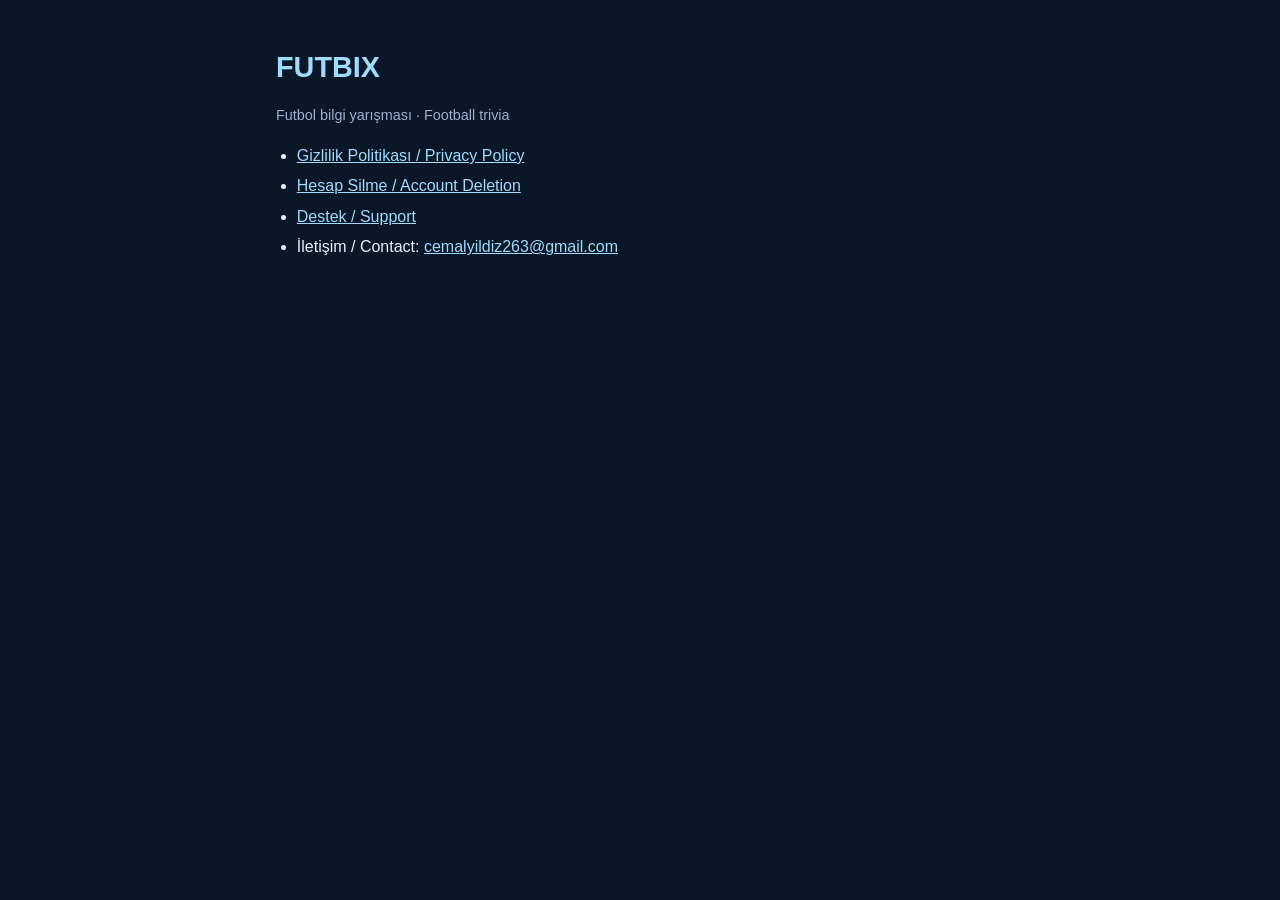
<file: index.html>
<!doctype html>
<html lang="tr">
<head>
<meta charset="utf-8">
<meta name="viewport" content="width=device-width, initial-scale=1">
<title>FUTBIX</title>
<link rel="stylesheet" href="style.css">
</head>
<body>
<main>
<h1>FUTBIX</h1>
<p class="meta">Futbol bilgi yarışması · Football trivia</p>
<ul>
<li><a href="privacy.html">Gizlilik Politikası / Privacy Policy</a></li>
<li><a href="delete-account.html">Hesap Silme / Account Deletion</a></li>
<li><a href="support.html">Destek / Support</a></li>
<li>İletişim / Contact: <a href="mailto:cemalyildiz263@gmail.com">cemalyildiz263@gmail.com</a></li>
</ul>
</main>
</body>
</html>
</file>
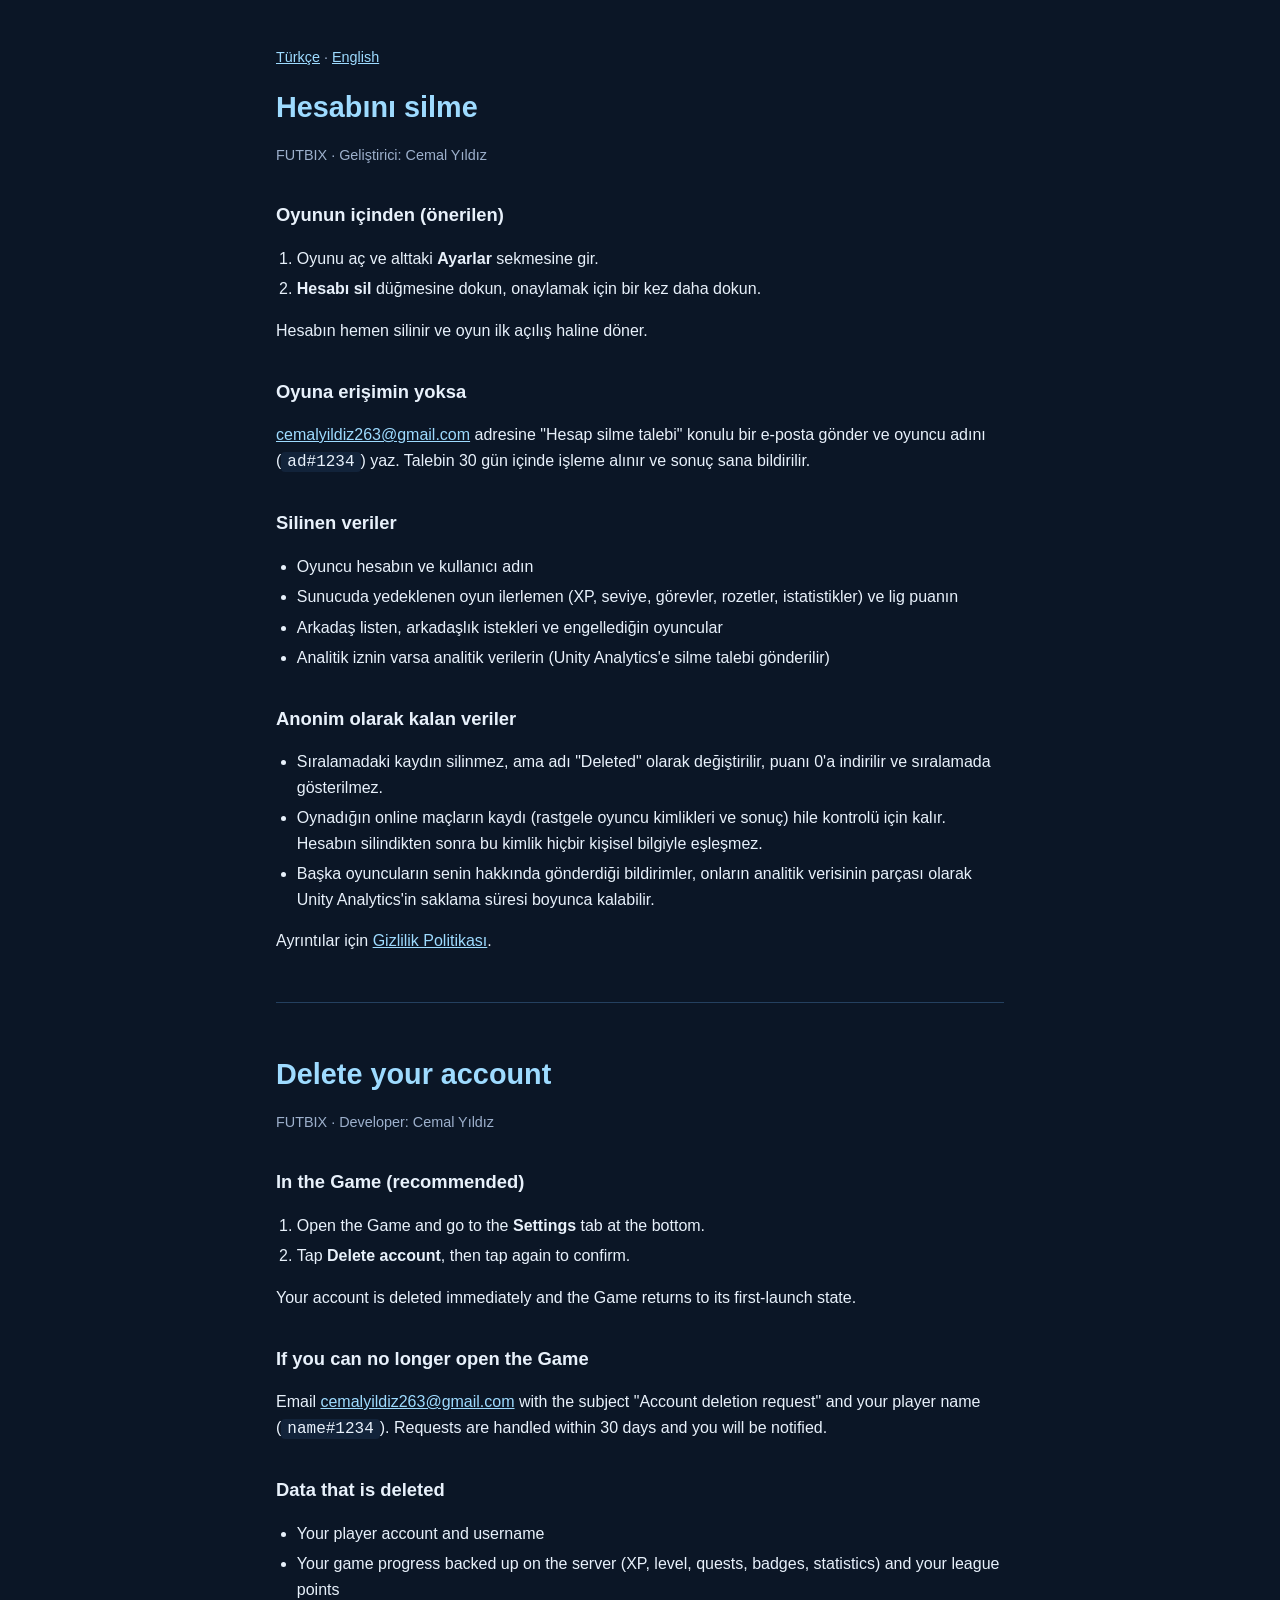
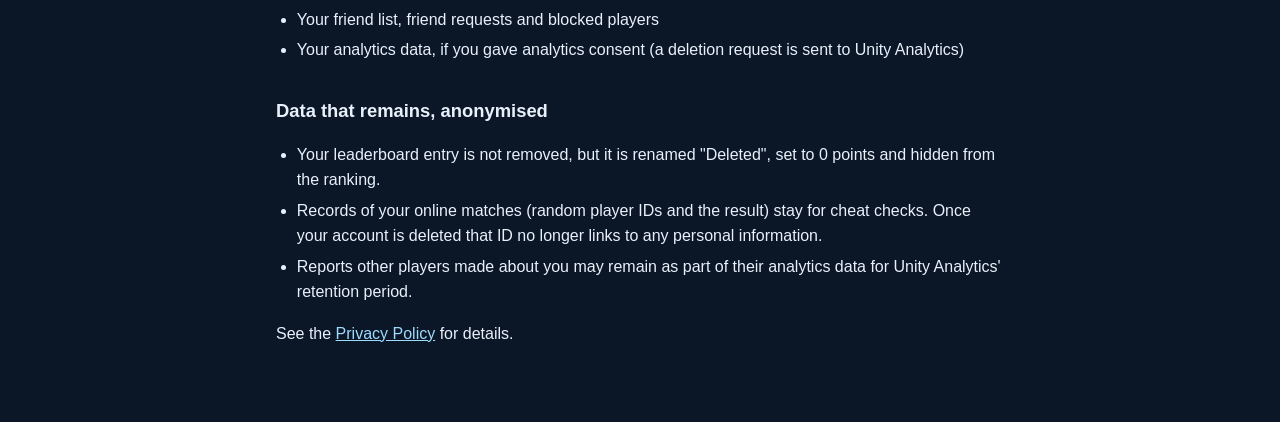
<file: delete-account.html>
<!doctype html>
<html lang="tr">
<head>
<meta charset="utf-8">
<meta name="viewport" content="width=device-width, initial-scale=1">
<title>Hesap Silme / Account Deletion — FUTBIX</title>
<link rel="stylesheet" href="style.css">
</head>
<body>
<main>
<p class="lang"><a href="#tr">Türkçe</a> · <a href="#en">English</a></p>

<section id="tr">
<h1>Hesabını silme</h1>
<p class="meta">FUTBIX · Geliştirici: Cemal Yıldız</p>

<h2>Oyunun içinden (önerilen)</h2>
<ol>
<li>Oyunu aç ve alttaki <strong>Ayarlar</strong> sekmesine gir.</li>
<li><strong>Hesabı sil</strong> düğmesine dokun, onaylamak için bir kez daha dokun.</li>
</ol>
<p>Hesabın hemen silinir ve oyun ilk açılış haline döner.</p>

<h2>Oyuna erişimin yoksa</h2>
<p><a href="mailto:cemalyildiz263@gmail.com?subject=Hesap%20silme%20talebi">cemalyildiz263@gmail.com</a> adresine "Hesap silme talebi" konulu bir e-posta gönder ve oyuncu adını (<code>ad#1234</code>) yaz. Talebin 30 gün içinde işleme alınır ve sonuç sana bildirilir.</p>

<h2>Silinen veriler</h2>
<ul>
<li>Oyuncu hesabın ve kullanıcı adın</li>
<li>Sunucuda yedeklenen oyun ilerlemen (XP, seviye, görevler, rozetler, istatistikler) ve lig puanın</li>
<li>Arkadaş listen, arkadaşlık istekleri ve engellediğin oyuncular</li>
<li>Analitik iznin varsa analitik verilerin (Unity Analytics'e silme talebi gönderilir)</li>
</ul>

<h2>Anonim olarak kalan veriler</h2>
<ul>
<li>Sıralamadaki kaydın silinmez, ama adı "Deleted" olarak değiştirilir, puanı 0'a indirilir ve sıralamada gösterilmez.</li>
<li>Oynadığın online maçların kaydı (rastgele oyuncu kimlikleri ve sonuç) hile kontrolü için kalır. Hesabın silindikten sonra bu kimlik hiçbir kişisel bilgiyle eşleşmez.</li>
<li>Başka oyuncuların senin hakkında gönderdiği bildirimler, onların analitik verisinin parçası olarak Unity Analytics'in saklama süresi boyunca kalabilir.</li>
</ul>
<p>Ayrıntılar için <a href="privacy.html">Gizlilik Politikası</a>.</p>
</section>

<hr>

<section id="en">
<h1>Delete your account</h1>
<p class="meta">FUTBIX · Developer: Cemal Yıldız</p>

<h2>In the Game (recommended)</h2>
<ol>
<li>Open the Game and go to the <strong>Settings</strong> tab at the bottom.</li>
<li>Tap <strong>Delete account</strong>, then tap again to confirm.</li>
</ol>
<p>Your account is deleted immediately and the Game returns to its first-launch state.</p>

<h2>If you can no longer open the Game</h2>
<p>Email <a href="mailto:cemalyildiz263@gmail.com?subject=Account%20deletion%20request">cemalyildiz263@gmail.com</a> with the subject "Account deletion request" and your player name (<code>name#1234</code>). Requests are handled within 30 days and you will be notified.</p>

<h2>Data that is deleted</h2>
<ul>
<li>Your player account and username</li>
<li>Your game progress backed up on the server (XP, level, quests, badges, statistics) and your league points</li>
<li>Your friend list, friend requests and blocked players</li>
<li>Your analytics data, if you gave analytics consent (a deletion request is sent to Unity Analytics)</li>
</ul>

<h2>Data that remains, anonymised</h2>
<ul>
<li>Your leaderboard entry is not removed, but it is renamed "Deleted", set to 0 points and hidden from the ranking.</li>
<li>Records of your online matches (random player IDs and the result) stay for cheat checks. Once your account is deleted that ID no longer links to any personal information.</li>
<li>Reports other players made about you may remain as part of their analytics data for Unity Analytics' retention period.</li>
</ul>
<p>See the <a href="privacy.html">Privacy Policy</a> for details.</p>
</section>
</main>
</body>
</html>
</file>
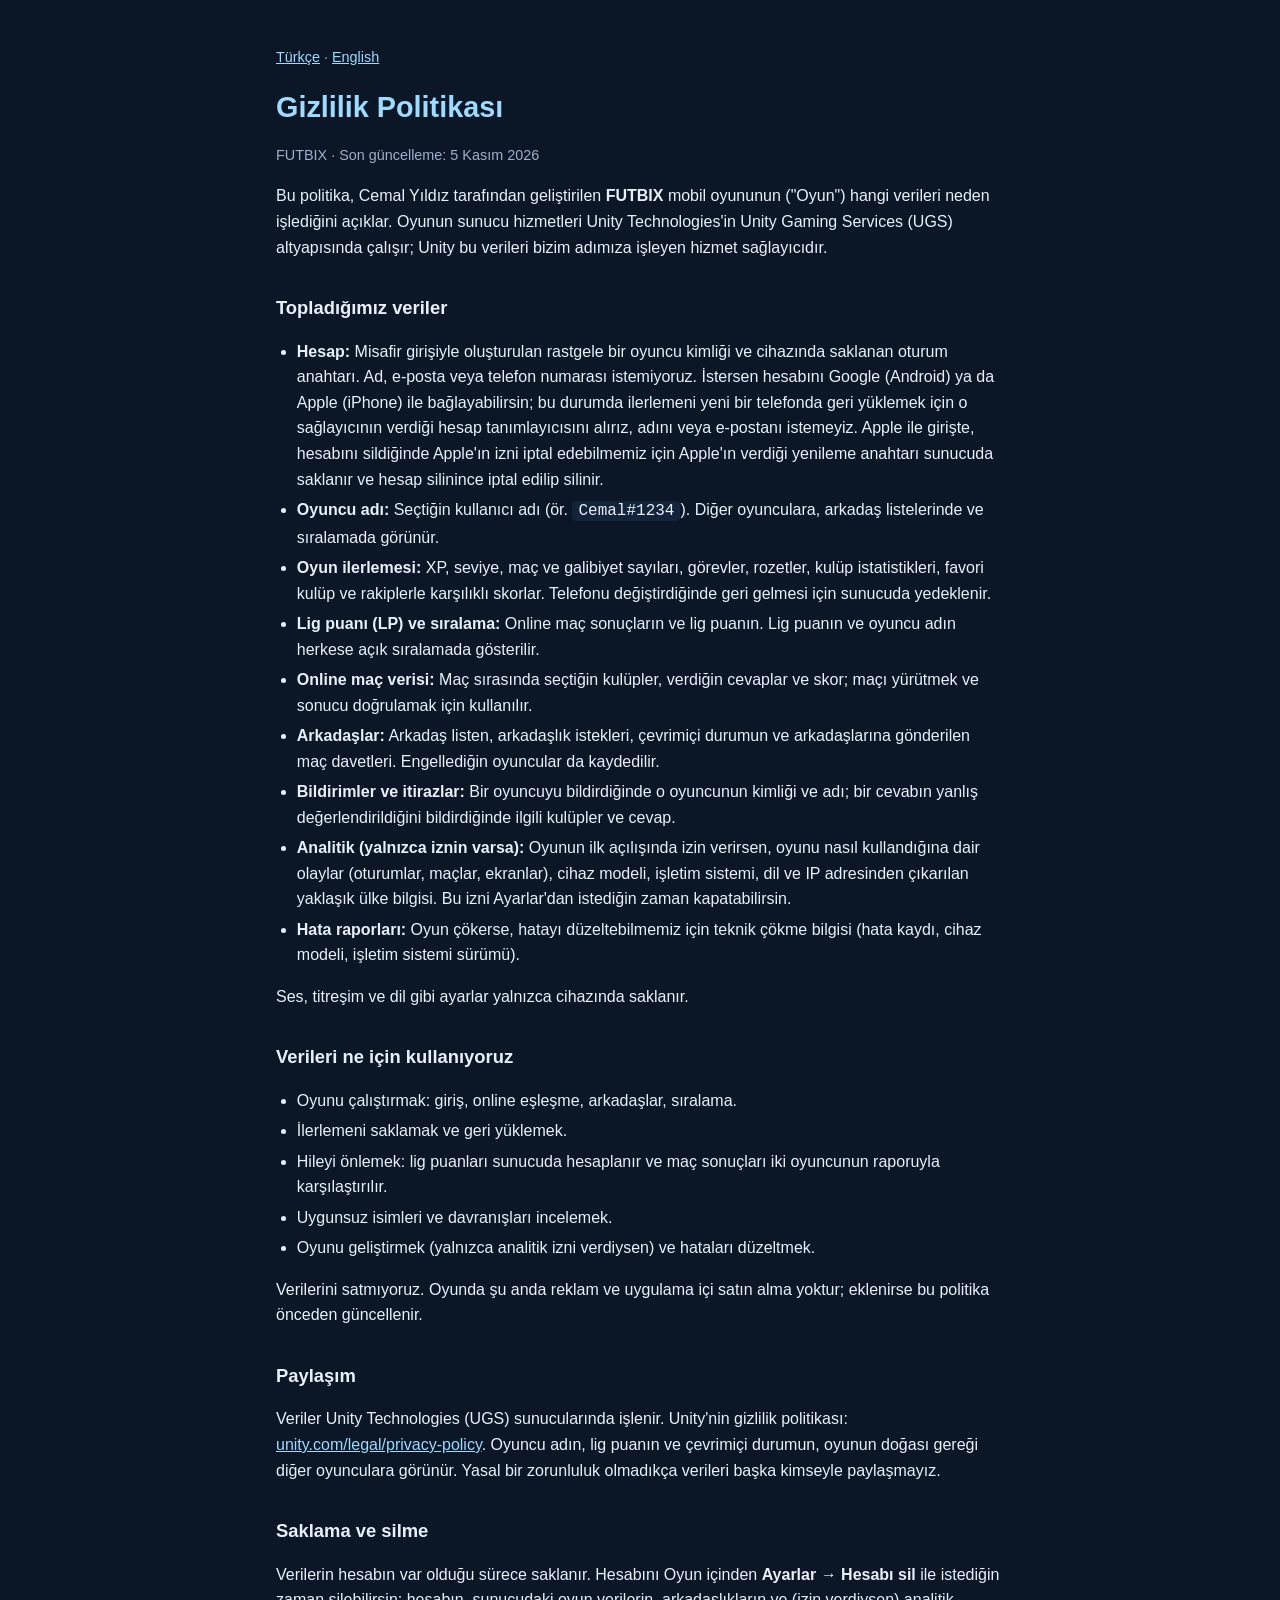
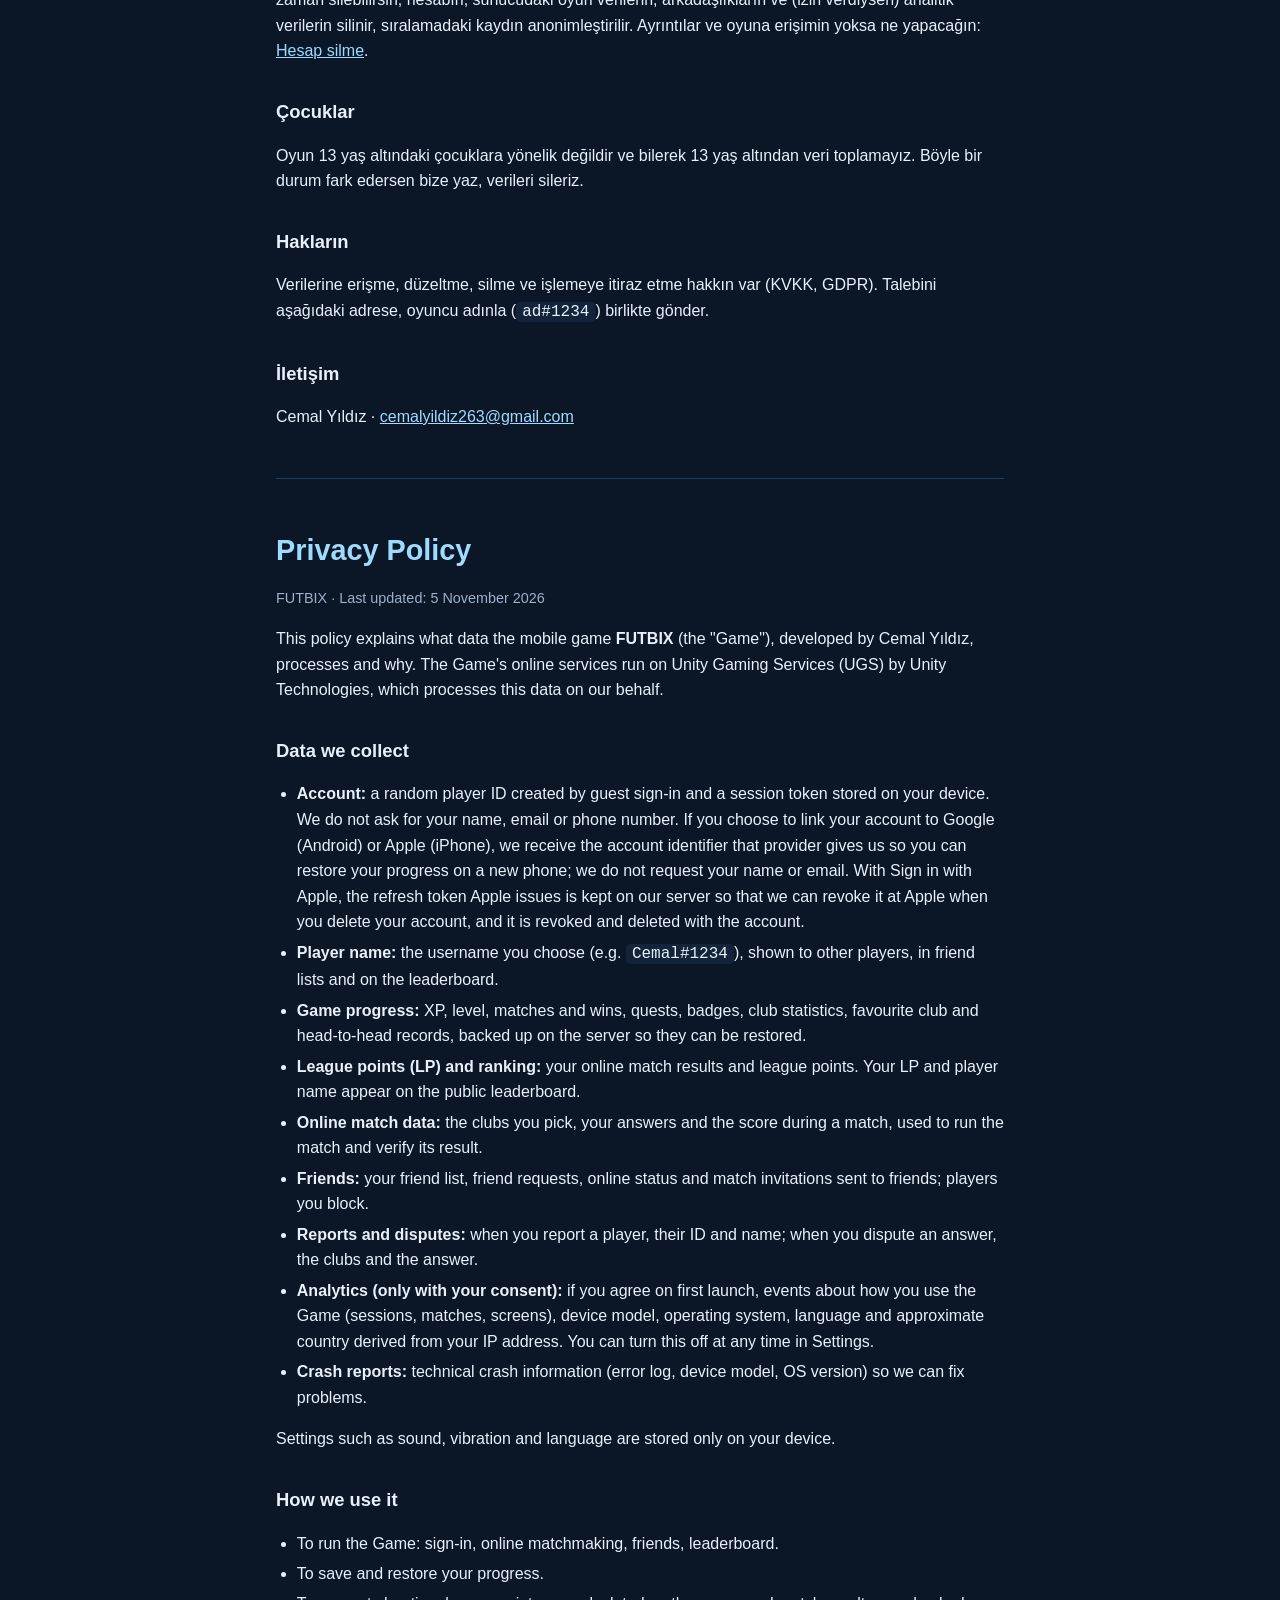
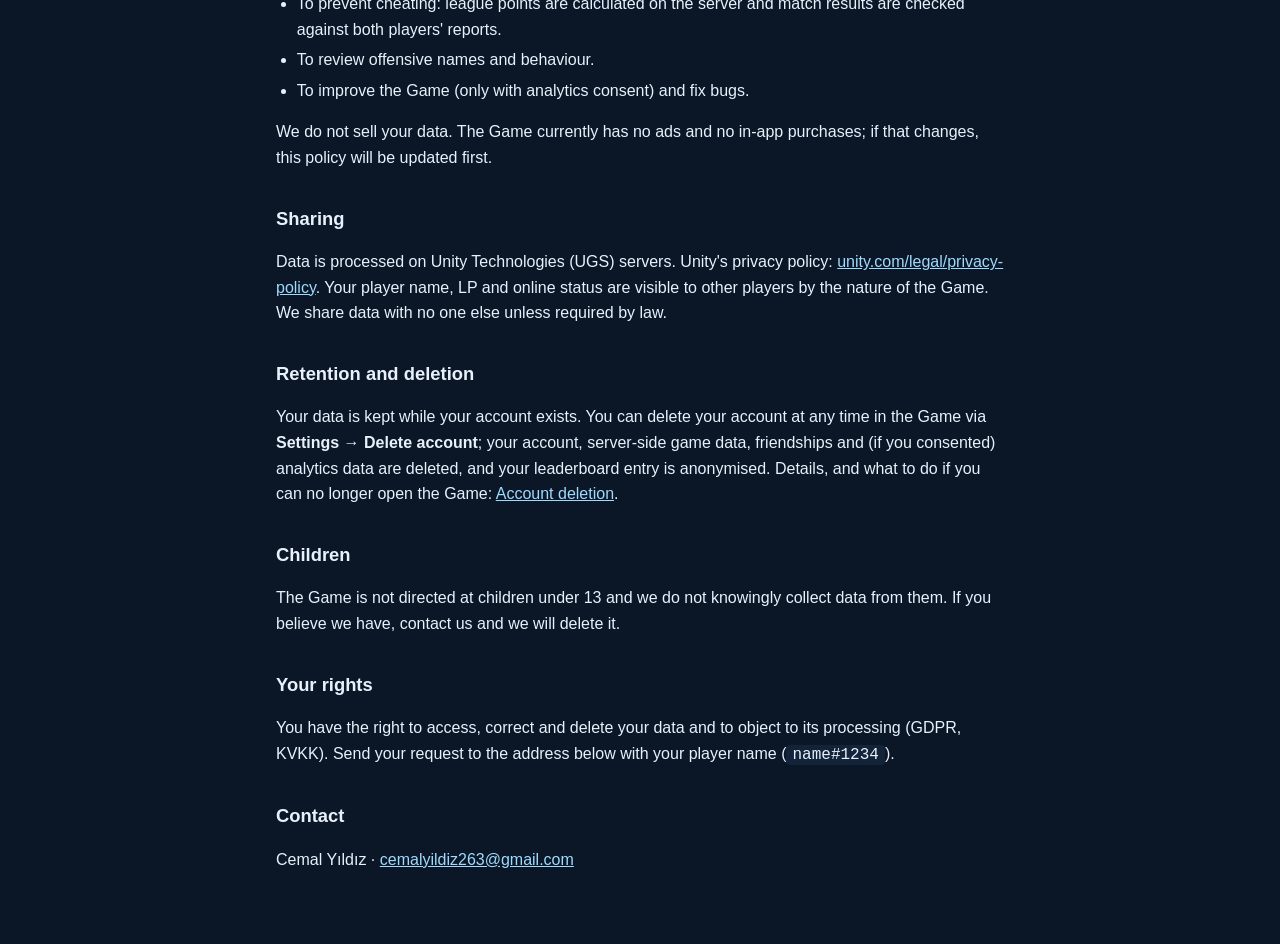
<file: privacy.html>
<!doctype html>
<html lang="tr">
<head>
<meta charset="utf-8">
<meta name="viewport" content="width=device-width, initial-scale=1">
<title>Gizlilik Politikası / Privacy Policy — FUTBIX</title>
<link rel="stylesheet" href="style.css">
</head>
<body>
<main>
<p class="lang"><a href="#tr">Türkçe</a> · <a href="#en">English</a></p>

<section id="tr">
<h1>Gizlilik Politikası</h1>
<p class="meta">FUTBIX · Son güncelleme: 5 Kasım 2026</p>

<p>Bu politika, Cemal Yıldız tarafından geliştirilen <strong>FUTBIX</strong> mobil oyununun ("Oyun") hangi verileri neden işlediğini açıklar. Oyunun sunucu hizmetleri Unity Technologies'in Unity Gaming Services (UGS) altyapısında çalışır; Unity bu verileri bizim adımıza işleyen hizmet sağlayıcıdır.</p>

<h2>Topladığımız veriler</h2>
<ul>
<li><strong>Hesap:</strong> Misafir girişiyle oluşturulan rastgele bir oyuncu kimliği ve cihazında saklanan oturum anahtarı. Ad, e-posta veya telefon numarası istemiyoruz. İstersen hesabını Google (Android) ya da Apple (iPhone) ile bağlayabilirsin; bu durumda ilerlemeni yeni bir telefonda geri yüklemek için o sağlayıcının verdiği hesap tanımlayıcısını alırız, adını veya e-postanı istemeyiz. Apple ile girişte, hesabını sildiğinde Apple'ın izni iptal edebilmemiz için Apple'ın verdiği yenileme anahtarı sunucuda saklanır ve hesap silinince iptal edilip silinir.</li>
<li><strong>Oyuncu adı:</strong> Seçtiğin kullanıcı adı (ör. <code>Cemal#1234</code>). Diğer oyunculara, arkadaş listelerinde ve sıralamada görünür.</li>
<li><strong>Oyun ilerlemesi:</strong> XP, seviye, maç ve galibiyet sayıları, görevler, rozetler, kulüp istatistikleri, favori kulüp ve rakiplerle karşılıklı skorlar. Telefonu değiştirdiğinde geri gelmesi için sunucuda yedeklenir.</li>
<li><strong>Lig puanı (LP) ve sıralama:</strong> Online maç sonuçların ve lig puanın. Lig puanın ve oyuncu adın herkese açık sıralamada gösterilir.</li>
<li><strong>Online maç verisi:</strong> Maç sırasında seçtiğin kulüpler, verdiğin cevaplar ve skor; maçı yürütmek ve sonucu doğrulamak için kullanılır.</li>
<li><strong>Arkadaşlar:</strong> Arkadaş listen, arkadaşlık istekleri, çevrimiçi durumun ve arkadaşlarına gönderilen maç davetleri. Engellediğin oyuncular da kaydedilir.</li>
<li><strong>Bildirimler ve itirazlar:</strong> Bir oyuncuyu bildirdiğinde o oyuncunun kimliği ve adı; bir cevabın yanlış değerlendirildiğini bildirdiğinde ilgili kulüpler ve cevap.</li>
<li><strong>Analitik (yalnızca iznin varsa):</strong> Oyunun ilk açılışında izin verirsen, oyunu nasıl kullandığına dair olaylar (oturumlar, maçlar, ekranlar), cihaz modeli, işletim sistemi, dil ve IP adresinden çıkarılan yaklaşık ülke bilgisi. Bu izni Ayarlar'dan istediğin zaman kapatabilirsin.</li>
<li><strong>Hata raporları:</strong> Oyun çökerse, hatayı düzeltebilmemiz için teknik çökme bilgisi (hata kaydı, cihaz modeli, işletim sistemi sürümü).</li>
</ul>
<p>Ses, titreşim ve dil gibi ayarlar yalnızca cihazında saklanır.</p>

<h2>Verileri ne için kullanıyoruz</h2>
<ul>
<li>Oyunu çalıştırmak: giriş, online eşleşme, arkadaşlar, sıralama.</li>
<li>İlerlemeni saklamak ve geri yüklemek.</li>
<li>Hileyi önlemek: lig puanları sunucuda hesaplanır ve maç sonuçları iki oyuncunun raporuyla karşılaştırılır.</li>
<li>Uygunsuz isimleri ve davranışları incelemek.</li>
<li>Oyunu geliştirmek (yalnızca analitik izni verdiysen) ve hataları düzeltmek.</li>
</ul>
<p>Verilerini satmıyoruz. Oyunda şu anda reklam ve uygulama içi satın alma yoktur; eklenirse bu politika önceden güncellenir.</p>

<h2>Paylaşım</h2>
<p>Veriler Unity Technologies (UGS) sunucularında işlenir. Unity'nin gizlilik politikası: <a href="https://unity.com/legal/privacy-policy">unity.com/legal/privacy-policy</a>. Oyuncu adın, lig puanın ve çevrimiçi durumun, oyunun doğası gereği diğer oyunculara görünür. Yasal bir zorunluluk olmadıkça verileri başka kimseyle paylaşmayız.</p>

<h2>Saklama ve silme</h2>
<p>Verilerin hesabın var olduğu sürece saklanır. Hesabını Oyun içinden <strong>Ayarlar → Hesabı sil</strong> ile istediğin zaman silebilirsin; hesabın, sunucudaki oyun verilerin, arkadaşlıkların ve (izin verdiysen) analitik verilerin silinir, sıralamadaki kaydın anonimleştirilir. Ayrıntılar ve oyuna erişimin yoksa ne yapacağın: <a href="delete-account.html">Hesap silme</a>.</p>

<h2>Çocuklar</h2>
<p>Oyun 13 yaş altındaki çocuklara yönelik değildir ve bilerek 13 yaş altından veri toplamayız. Böyle bir durum fark edersen bize yaz, verileri sileriz.</p>

<h2>Hakların</h2>
<p>Verilerine erişme, düzeltme, silme ve işlemeye itiraz etme hakkın var (KVKK, GDPR). Talebini aşağıdaki adrese, oyuncu adınla (<code>ad#1234</code>) birlikte gönder.</p>

<h2>İletişim</h2>
<p>Cemal Yıldız · <a href="mailto:cemalyildiz263@gmail.com">cemalyildiz263@gmail.com</a></p>
</section>

<hr>

<section id="en">
<h1>Privacy Policy</h1>
<p class="meta">FUTBIX · Last updated: 5 November 2026</p>

<p>This policy explains what data the mobile game <strong>FUTBIX</strong> (the "Game"), developed by Cemal Yıldız, processes and why. The Game's online services run on Unity Gaming Services (UGS) by Unity Technologies, which processes this data on our behalf.</p>

<h2>Data we collect</h2>
<ul>
<li><strong>Account:</strong> a random player ID created by guest sign-in and a session token stored on your device. We do not ask for your name, email or phone number. If you choose to link your account to Google (Android) or Apple (iPhone), we receive the account identifier that provider gives us so you can restore your progress on a new phone; we do not request your name or email. With Sign in with Apple, the refresh token Apple issues is kept on our server so that we can revoke it at Apple when you delete your account, and it is revoked and deleted with the account.</li>
<li><strong>Player name:</strong> the username you choose (e.g. <code>Cemal#1234</code>), shown to other players, in friend lists and on the leaderboard.</li>
<li><strong>Game progress:</strong> XP, level, matches and wins, quests, badges, club statistics, favourite club and head-to-head records, backed up on the server so they can be restored.</li>
<li><strong>League points (LP) and ranking:</strong> your online match results and league points. Your LP and player name appear on the public leaderboard.</li>
<li><strong>Online match data:</strong> the clubs you pick, your answers and the score during a match, used to run the match and verify its result.</li>
<li><strong>Friends:</strong> your friend list, friend requests, online status and match invitations sent to friends; players you block.</li>
<li><strong>Reports and disputes:</strong> when you report a player, their ID and name; when you dispute an answer, the clubs and the answer.</li>
<li><strong>Analytics (only with your consent):</strong> if you agree on first launch, events about how you use the Game (sessions, matches, screens), device model, operating system, language and approximate country derived from your IP address. You can turn this off at any time in Settings.</li>
<li><strong>Crash reports:</strong> technical crash information (error log, device model, OS version) so we can fix problems.</li>
</ul>
<p>Settings such as sound, vibration and language are stored only on your device.</p>

<h2>How we use it</h2>
<ul>
<li>To run the Game: sign-in, online matchmaking, friends, leaderboard.</li>
<li>To save and restore your progress.</li>
<li>To prevent cheating: league points are calculated on the server and match results are checked against both players' reports.</li>
<li>To review offensive names and behaviour.</li>
<li>To improve the Game (only with analytics consent) and fix bugs.</li>
</ul>
<p>We do not sell your data. The Game currently has no ads and no in-app purchases; if that changes, this policy will be updated first.</p>

<h2>Sharing</h2>
<p>Data is processed on Unity Technologies (UGS) servers. Unity's privacy policy: <a href="https://unity.com/legal/privacy-policy">unity.com/legal/privacy-policy</a>. Your player name, LP and online status are visible to other players by the nature of the Game. We share data with no one else unless required by law.</p>

<h2>Retention and deletion</h2>
<p>Your data is kept while your account exists. You can delete your account at any time in the Game via <strong>Settings → Delete account</strong>; your account, server-side game data, friendships and (if you consented) analytics data are deleted, and your leaderboard entry is anonymised. Details, and what to do if you can no longer open the Game: <a href="delete-account.html">Account deletion</a>.</p>

<h2>Children</h2>
<p>The Game is not directed at children under 13 and we do not knowingly collect data from them. If you believe we have, contact us and we will delete it.</p>

<h2>Your rights</h2>
<p>You have the right to access, correct and delete your data and to object to its processing (GDPR, KVKK). Send your request to the address below with your player name (<code>name#1234</code>).</p>

<h2>Contact</h2>
<p>Cemal Yıldız · <a href="mailto:cemalyildiz263@gmail.com">cemalyildiz263@gmail.com</a></p>
</section>
</main>
</body>
</html>
</file>
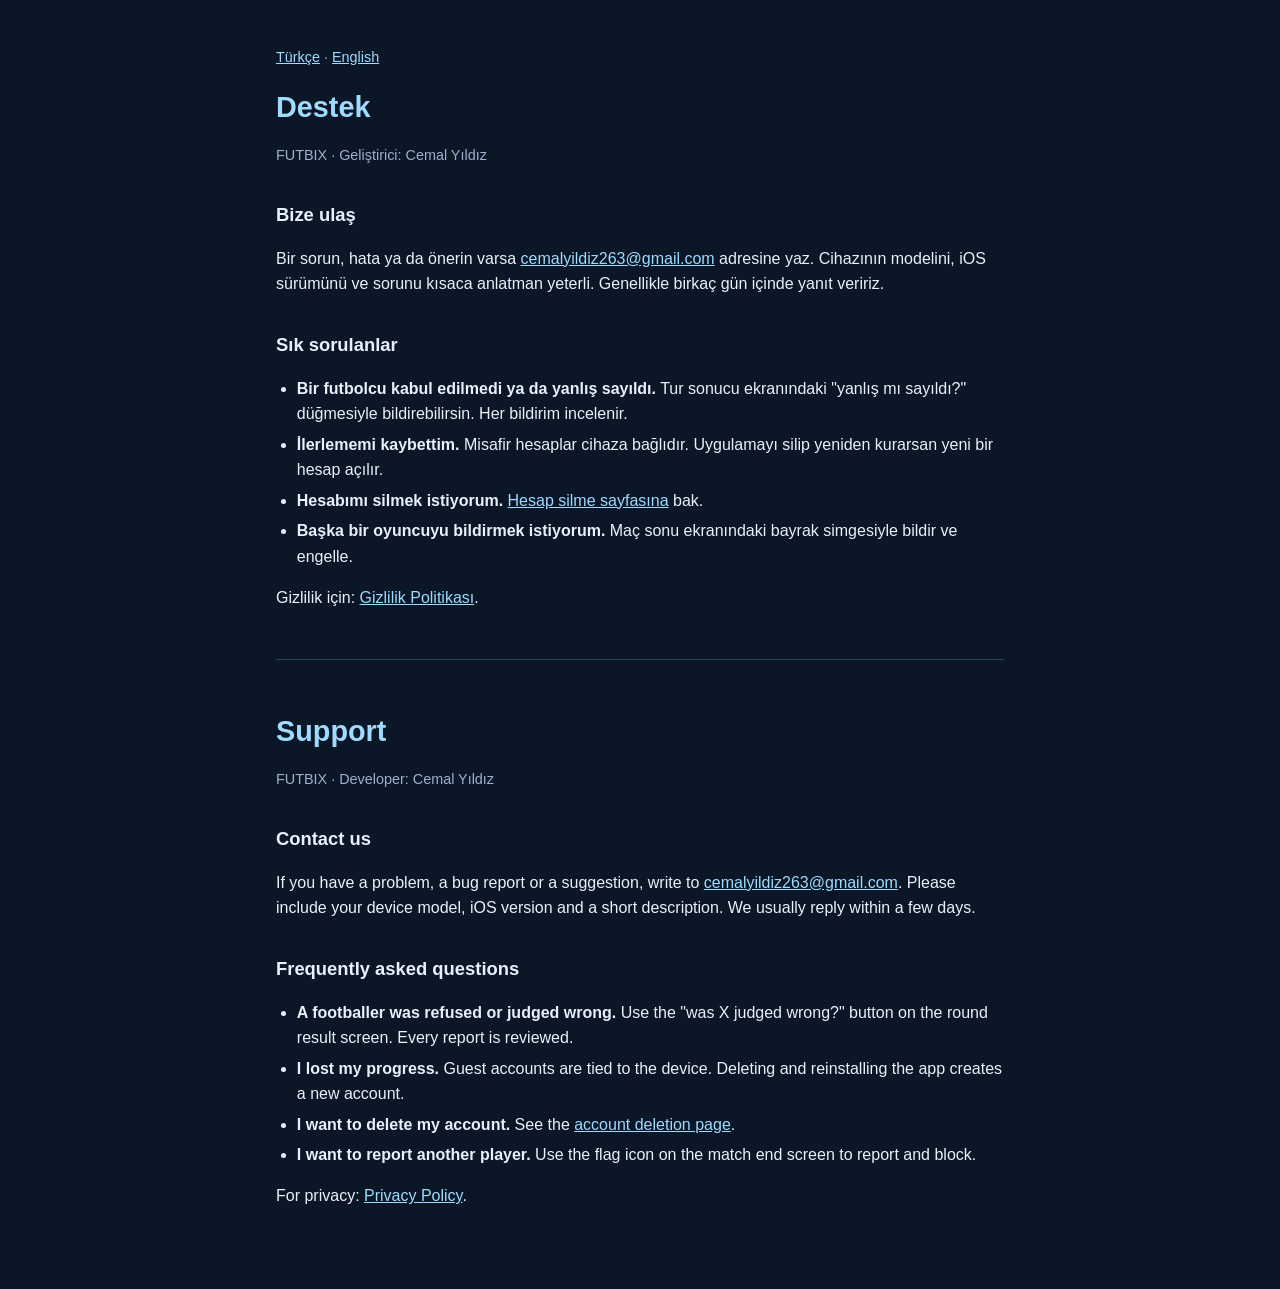
<file: support.html>
<!doctype html>
<html lang="tr">
<head>
<meta charset="utf-8">
<meta name="viewport" content="width=device-width, initial-scale=1">
<title>Destek / Support — FUTBIX</title>
<link rel="stylesheet" href="style.css">
</head>
<body>
<main>
<p class="lang"><a href="#tr">Türkçe</a> · <a href="#en">English</a></p>

<section id="tr">
<h1>Destek</h1>
<p class="meta">FUTBIX · Geliştirici: Cemal Yıldız</p>

<h2>Bize ulaş</h2>
<p>Bir sorun, hata ya da önerin varsa <a href="mailto:cemalyildiz263@gmail.com?subject=FUTBIX%20destek">cemalyildiz263@gmail.com</a> adresine yaz. Cihazının modelini, iOS sürümünü ve sorunu kısaca anlatman yeterli. Genellikle birkaç gün içinde yanıt veririz.</p>

<h2>Sık sorulanlar</h2>
<ul>
<li><strong>Bir futbolcu kabul edilmedi ya da yanlış sayıldı.</strong> Tur sonucu ekranındaki "yanlış mı sayıldı?" düğmesiyle bildirebilirsin. Her bildirim incelenir.</li>
<li><strong>İlerlememi kaybettim.</strong> Misafir hesaplar cihaza bağlıdır. Uygulamayı silip yeniden kurarsan yeni bir hesap açılır.</li>
<li><strong>Hesabımı silmek istiyorum.</strong> <a href="delete-account.html">Hesap silme sayfasına</a> bak.</li>
<li><strong>Başka bir oyuncuyu bildirmek istiyorum.</strong> Maç sonu ekranındaki bayrak simgesiyle bildir ve engelle.</li>
</ul>

<p>Gizlilik için: <a href="privacy.html">Gizlilik Politikası</a>.</p>
</section>

<hr>

<section id="en">
<h1>Support</h1>
<p class="meta">FUTBIX · Developer: Cemal Yıldız</p>

<h2>Contact us</h2>
<p>If you have a problem, a bug report or a suggestion, write to <a href="mailto:cemalyildiz263@gmail.com?subject=FUTBIX%20support">cemalyildiz263@gmail.com</a>. Please include your device model, iOS version and a short description. We usually reply within a few days.</p>

<h2>Frequently asked questions</h2>
<ul>
<li><strong>A footballer was refused or judged wrong.</strong> Use the "was X judged wrong?" button on the round result screen. Every report is reviewed.</li>
<li><strong>I lost my progress.</strong> Guest accounts are tied to the device. Deleting and reinstalling the app creates a new account.</li>
<li><strong>I want to delete my account.</strong> See the <a href="delete-account.html">account deletion page</a>.</li>
<li><strong>I want to report another player.</strong> Use the flag icon on the match end screen to report and block.</li>
</ul>

<p>For privacy: <a href="privacy.html">Privacy Policy</a>.</p>
</section>
</main>
</body>
</html>
</file>
<file: style.css>
:root {
  --bg: #0b1626;
  --card: #12233a;
  --text: #e8f1fb;
  --muted: #9db0cc;
  --ice: #9edbff;
  --rule: #24405f;
}
* { box-sizing: border-box; }
body {
  margin: 0;
  background: var(--bg);
  color: var(--text);
  font: 16px/1.6 -apple-system, "Segoe UI", Roboto, Helvetica, Arial, sans-serif;
}
main {
  max-width: 760px;
  margin: 0 auto;
  padding: 32px 16px 64px;
}
h1 { color: var(--ice); font-size: 1.8rem; margin: 0.4em 0 0.2em; }
h2 { font-size: 1.15rem; margin: 1.8em 0 0.4em; }
.meta, .lang { color: var(--muted); font-size: 0.9rem; }
a { color: var(--ice); }
code { background: var(--card); padding: 1px 6px; border-radius: 4px; }
ul, ol { padding-left: 1.3em; }
li { margin: 0.3em 0; }
hr { border: 0; border-top: 1px solid var(--rule); margin: 48px 0; }
</file>
